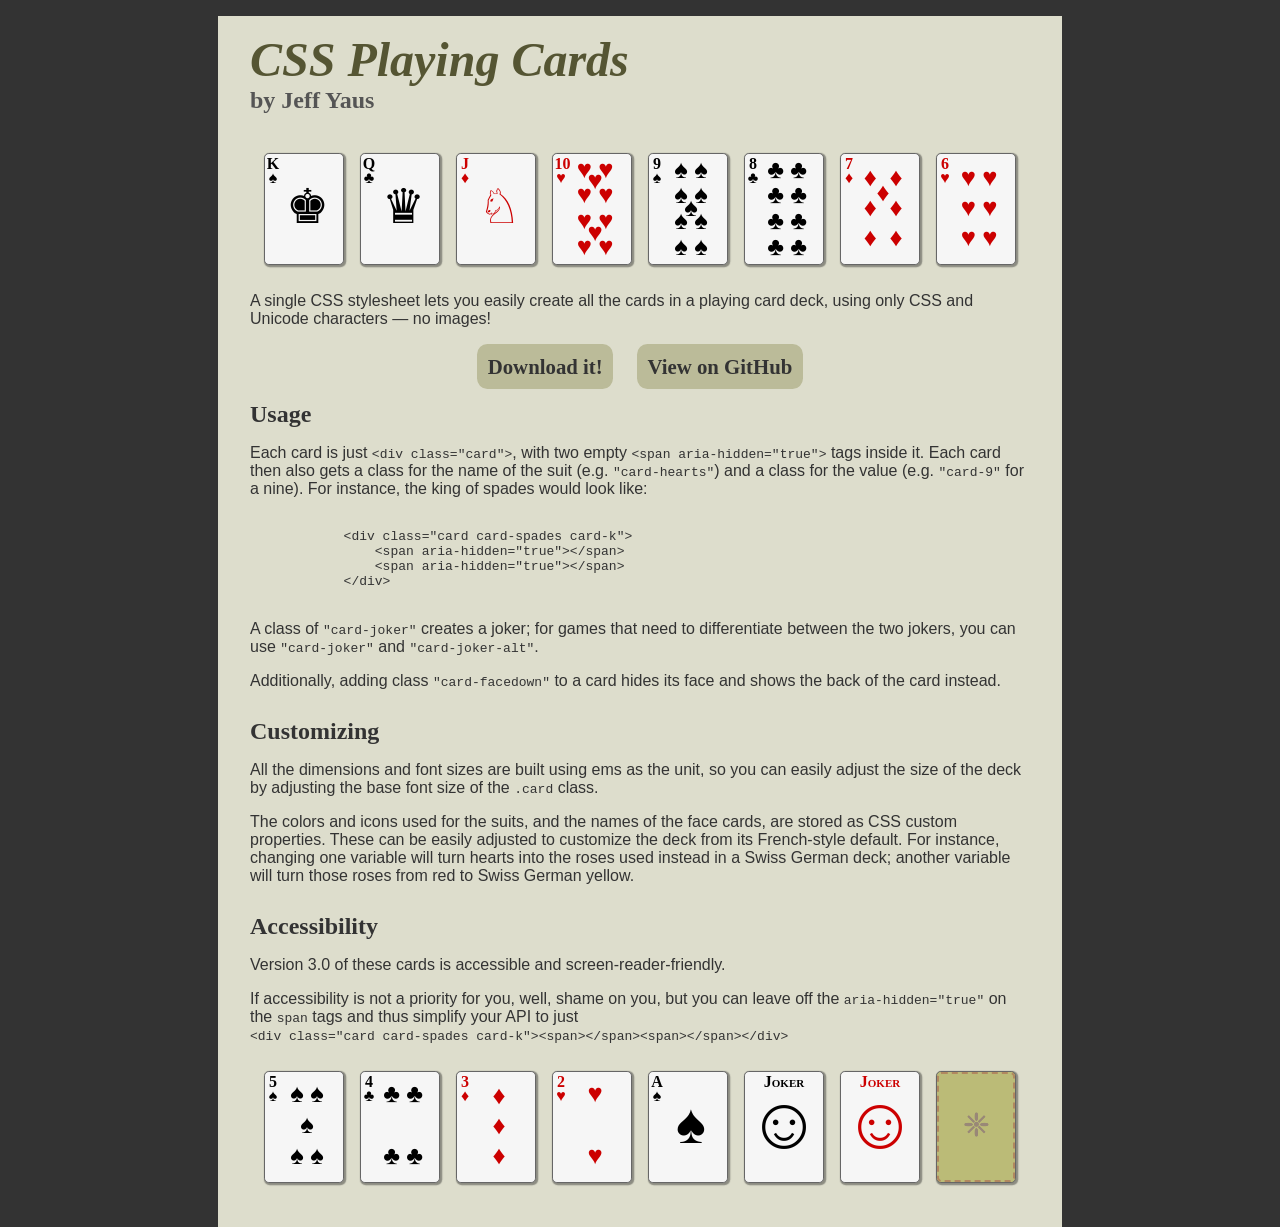
<file: index.html>
<!DOCTYPE html>
<html lang="en-us">
<head>
    <title>CSS Playing Cards, by Jeff Yaus</title>
    <link rel="stylesheet" type="text/css" href="site.css" />
    <link rel="stylesheet" type="text/css" href="cards.css" />
</head>

<body>
    
<div class="main">
    <h1>CSS Playing Cards</h1>
    <h2 class="byline">by Jeff Yaus</h2>

    <div class="cards">
        <div class="card card-spades card-k"><span aria-hidden="true"></span><span aria-hidden="true"></span></div>
        <div class="card card-clubs card-q"><span aria-hidden="true"></span><span aria-hidden="true"></span></div>
        <div class="card card-diamonds card-j"><span aria-hidden="true"></span><span aria-hidden="true"></span></div>
        <div class="card card-hearts card-10"><span aria-hidden="true"></span><span aria-hidden="true"></span></div>
        <div class="card card-spades card-9"><span aria-hidden="true"></span><span aria-hidden="true"></span></div>
        <div class="card card-clubs card-8"><span aria-hidden="true"></span><span aria-hidden="true"></span></div>
        <div class="card card-diamonds card-7"><span aria-hidden="true"></span><span aria-hidden="true"></span></div>
        <div class="card card-hearts card-6"><span aria-hidden="true"></span><span aria-hidden="true"></span></div>
    </div>
 
    <p>
        A single CSS stylesheet lets you easily create all the cards in a playing card deck, using only CSS and Unicode characters &mdash; no images!
    </p>

    <div class="links">
        <a href="https://github.com/jyaus/css-playing-cards/archive/master.zip">Download it!</a>
        <a href="https://github.com/jyaus/css-playing-cards/">View on GitHub</a>
    </div>

    <h2>Usage</h2>
    <p>
        Each card is just <code>&lt;div class="card"&gt;</code>, with two empty <code>&lt;span aria-hidden="true"&gt;</code> tags inside it. 
        Each card then also gets a class for the name of the suit (e.g. <code>"card-hearts"</code>) and a class for the value 
        (e.g. <code>"card-9"</code> for a nine). For instance, the king of spades would look like:
        <pre><code>
            &lt;div class="card card-spades card-k"&gt;
                &lt;span aria-hidden="true"&gt;&lt;/span&gt;
                &lt;span aria-hidden="true"&gt;&lt;/span&gt;
            &lt;/div&gt;
        </code></pre>
    </p>
    <p>
        A class of <code>"card-joker"</code> creates a joker; for games that need to differentiate between the two jokers, 
        you can use <code>"card-joker"</code> and <code>"card-joker-alt"</code>.
    </p>

    <p>
        Additionally, adding class <code>"card-facedown"</code> to a card hides its face and shows the back of the card instead.
    </p>

    <h2>Customizing</h2>
    <p>
        All the dimensions and font sizes are built using ems as the unit, so you can easily adjust the size of the deck by adjusting 
        the base font size of the <code>.card</code> class.
    </p>

    <p>
        The colors and icons used for the suits, and the names of the face cards, are stored as CSS custom properties. 
        These can be easily adjusted to customize the deck from its French-style default. For instance, changing one variable will turn hearts into the 
        roses used instead in a Swiss German deck; another variable will turn those roses from red to Swiss German yellow.
    </p>

    <h2>Accessibility</h2>
    <p>
        Version 3.0 of these cards is accessible and screen-reader-friendly.
    </p>
    <p>
        If accessibility is not a priority for you, well, shame on you,
        but you can leave off the <code>aria-hidden="true"</code> on the <code>span</code> tags and thus simplify your API
        to just <br />
        <code>&lt;div class="card card-spades card-k"&gt;&lt;span&gt;&lt;/span&gt;&lt;span&gt;&lt;/span&gt;&lt;/div&gt;</code>
    </p>

    <div class="cards">
        <div class="card card-spades card-5"><span aria-hidden="true"></span><span aria-hidden="true"></span></div>
        <div class="card card-clubs card-4"><span aria-hidden="true"></span><span aria-hidden="true"></span></div>
        <div class="card card-diamonds card-3"><span aria-hidden="true"></span><span aria-hidden="true"></span></div>
        <div class="card card-hearts card-2"><span aria-hidden="true"></span><span aria-hidden="true"></span></div>
        <div class="card card-spades card-a"><span aria-hidden="true"></span><span aria-hidden="true"></span></div>
        <div class="card card-joker"><span aria-hidden="true"></span><span aria-hidden="true"></span></div>
        <div class="card card-joker-alt"><span aria-hidden="true"></span><span aria-hidden="true"></span></div>
        <div class="card card-hearts card-a card-facedown"><span aria-hidden="true"></span><span aria-hidden="true"></span></div>
    </div>

</body>
</html>
</file>
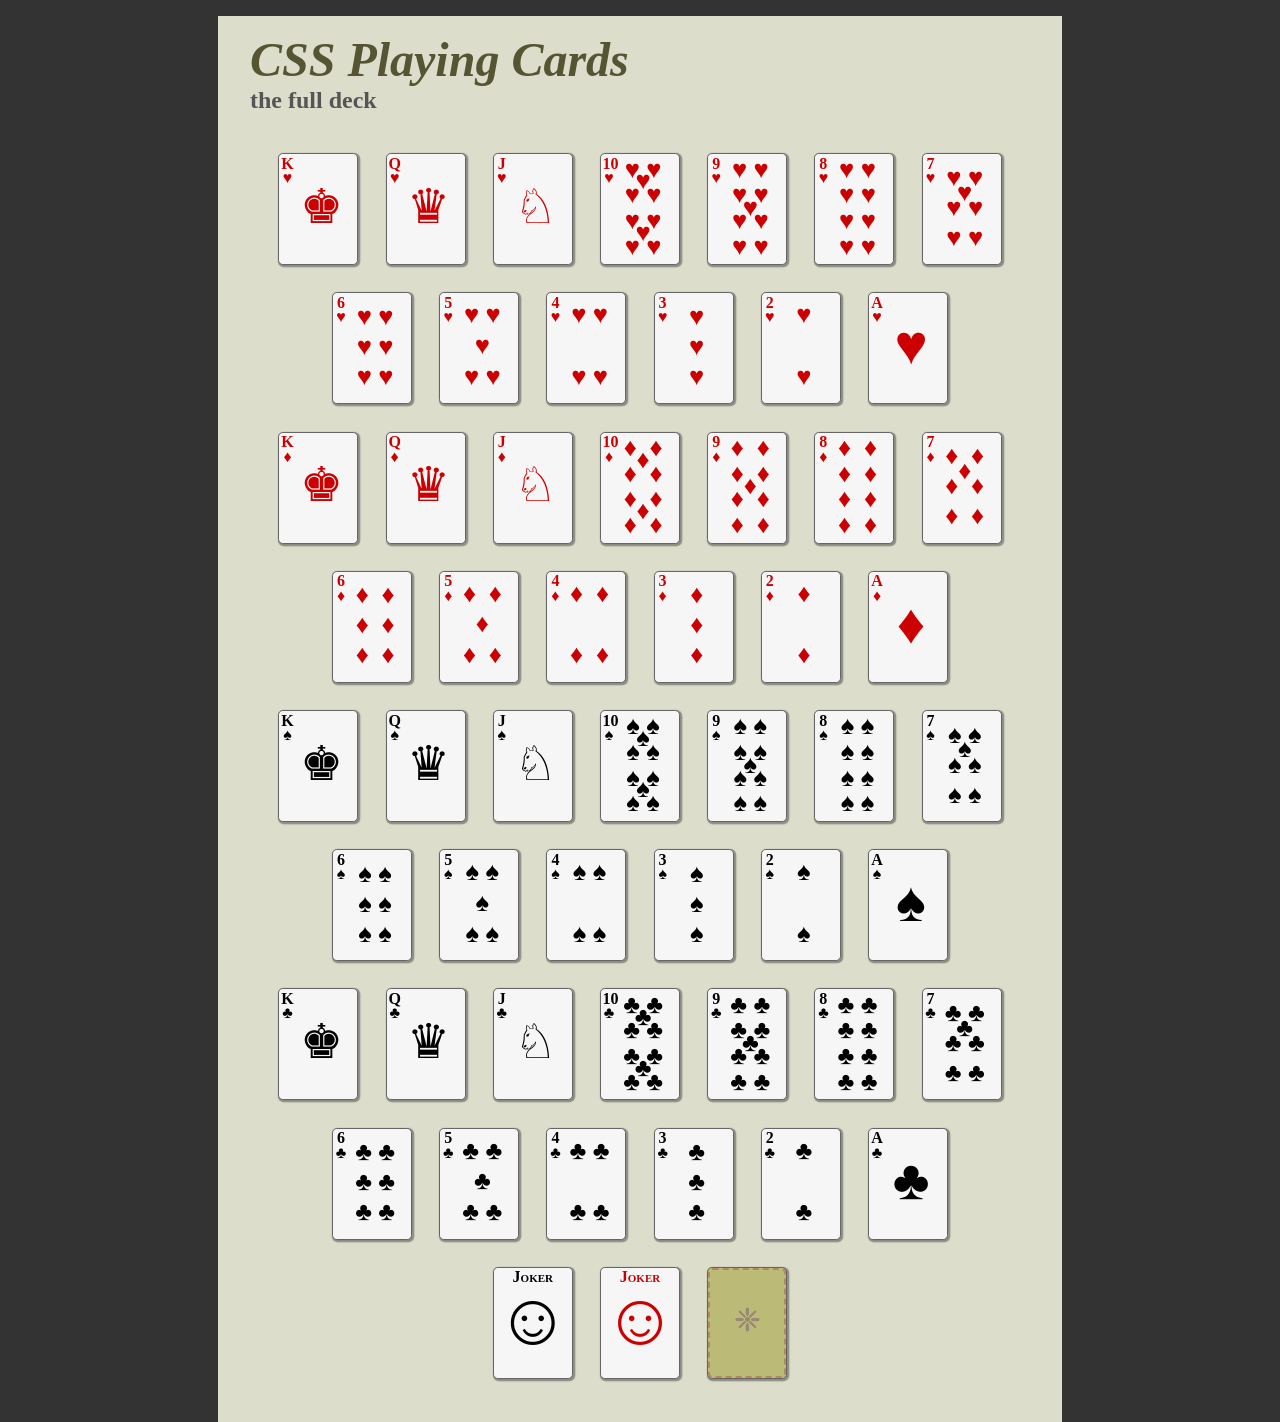
<file: deck.html>
<!DOCTYPE html>
<html lang="en-us">
<head>
    <title>CSS Playing Cards, by Jeff Yaus</title>
    <link rel="stylesheet" type="text/css" href="site.css" />
    <link rel="stylesheet" type="text/css" href="cards.css" />
</head>

<body>
    
<div class="main">
    <h1>CSS Playing Cards</h1>
    <h2 class="byline">the full deck</h2>

    <div class="deck">
        <div class="cards">
            <div class="card card-hearts card-k"><span aria-hidden="true"></span><span aria-hidden="true"></span></div>
            <div class="card card-hearts card-q"><span aria-hidden="true"></span><span aria-hidden="true"></span></div>
            <div class="card card-hearts card-j"><span aria-hidden="true"></span><span aria-hidden="true"></span></div>
            <div class="card card-hearts card-10"><span aria-hidden="true"></span><span aria-hidden="true"></span></div>
            <div class="card card-hearts card-9"><span aria-hidden="true"></span><span aria-hidden="true"></span></div>
            <div class="card card-hearts card-8"><span aria-hidden="true"></span><span aria-hidden="true"></span></div>
            <div class="card card-hearts card-7"><span aria-hidden="true"></span><span aria-hidden="true"></span></div>
            <div class="card card-hearts card-6"><span aria-hidden="true"></span><span aria-hidden="true"></span></div>
            <div class="card card-hearts card-5"><span aria-hidden="true"></span><span aria-hidden="true"></span></div>
            <div class="card card-hearts card-4"><span aria-hidden="true"></span><span aria-hidden="true"></span></div>
            <div class="card card-hearts card-3"><span aria-hidden="true"></span><span aria-hidden="true"></span></div>
            <div class="card card-hearts card-2"><span aria-hidden="true"></span><span aria-hidden="true"></span></div>
            <div class="card card-hearts card-a"><span aria-hidden="true"></span><span aria-hidden="true"></span></div>
        </div>
        <div class="cards">
            <div class="card card-diamonds  card-k"><span aria-hidden="true"></span><span aria-hidden="true"></span></div>
            <div class="card card-diamonds  card-q"><span aria-hidden="true"></span><span aria-hidden="true"></span></div>
            <div class="card card-diamonds  card-j"><span aria-hidden="true"></span><span aria-hidden="true"></span></div>
            <div class="card card-diamonds  card-10"><span aria-hidden="true"></span><span aria-hidden="true"></span></div>
            <div class="card card-diamonds  card-9"><span aria-hidden="true"></span><span aria-hidden="true"></span></div>
            <div class="card card-diamonds  card-8"><span aria-hidden="true"></span><span aria-hidden="true"></span></div>
            <div class="card card-diamonds  card-7"><span aria-hidden="true"></span><span aria-hidden="true"></span></div>
            <div class="card card-diamonds  card-6"><span aria-hidden="true"></span><span aria-hidden="true"></span></div>
            <div class="card card-diamonds  card-5"><span aria-hidden="true"></span><span aria-hidden="true"></span></div>
            <div class="card card-diamonds  card-4"><span aria-hidden="true"></span><span aria-hidden="true"></span></div>
            <div class="card card-diamonds  card-3"><span aria-hidden="true"></span><span aria-hidden="true"></span></div>
            <div class="card card-diamonds  card-2"><span aria-hidden="true"></span><span aria-hidden="true"></span></div>
            <div class="card card-diamonds  card-a"><span aria-hidden="true"></span><span aria-hidden="true"></span></div>
        </div>
        <div class="cards">
            <div class="card card-spades  card-k"><span aria-hidden="true"></span><span aria-hidden="true"></span></div>
            <div class="card card-spades  card-q"><span aria-hidden="true"></span><span aria-hidden="true"></span></div>
            <div class="card card-spades  card-j"><span aria-hidden="true"></span><span aria-hidden="true"></span></div>
            <div class="card card-spades  card-10"><span aria-hidden="true"></span><span aria-hidden="true"></span></div>
            <div class="card card-spades  card-9"><span aria-hidden="true"></span><span aria-hidden="true"></span></div>
            <div class="card card-spades  card-8"><span aria-hidden="true"></span><span aria-hidden="true"></span></div>
            <div class="card card-spades  card-7"><span aria-hidden="true"></span><span aria-hidden="true"></span></div>
            <div class="card card-spades  card-6"><span aria-hidden="true"></span><span aria-hidden="true"></span></div>
            <div class="card card-spades  card-5"><span aria-hidden="true"></span><span aria-hidden="true"></span></div>
            <div class="card card-spades  card-4"><span aria-hidden="true"></span><span aria-hidden="true"></span></div>
            <div class="card card-spades  card-3"><span aria-hidden="true"></span><span aria-hidden="true"></span></div>
            <div class="card card-spades  card-2"><span aria-hidden="true"></span><span aria-hidden="true"></span></div>
            <div class="card card-spades  card-a"><span aria-hidden="true"></span><span aria-hidden="true"></span></div>
        </div>
        <div class="cards">
            <div class="card card-clubs  card-k"><span aria-hidden="true"></span><span aria-hidden="true"></span></div>
            <div class="card card-clubs  card-q"><span aria-hidden="true"></span><span aria-hidden="true"></span></div>
            <div class="card card-clubs  card-j"><span aria-hidden="true"></span><span aria-hidden="true"></span></div>
            <div class="card card-clubs  card-10"><span aria-hidden="true"></span><span aria-hidden="true"></span></div>
            <div class="card card-clubs  card-9"><span aria-hidden="true"></span><span aria-hidden="true"></span></div>
            <div class="card card-clubs  card-8"><span aria-hidden="true"></span><span aria-hidden="true"></span></div>
            <div class="card card-clubs  card-7"><span aria-hidden="true"></span><span aria-hidden="true"></span></div>
            <div class="card card-clubs  card-6"><span aria-hidden="true"></span><span aria-hidden="true"></span></div>
            <div class="card card-clubs  card-5"><span aria-hidden="true"></span><span aria-hidden="true"></span></div>
            <div class="card card-clubs  card-4"><span aria-hidden="true"></span><span aria-hidden="true"></span></div>
            <div class="card card-clubs  card-3"><span aria-hidden="true"></span><span aria-hidden="true"></span></div>
            <div class="card card-clubs  card-2"><span aria-hidden="true"></span><span aria-hidden="true"></span></div>
            <div class="card card-clubs  card-a"><span aria-hidden="true"></span><span aria-hidden="true"></span></div>
        </div>
        <div class="cards">
            <div class="card card-joker"><span aria-hidden="true"></span><span aria-hidden="true"></span></div>
            <div class="card card-joker-alt"><span aria-hidden="true"></span><span aria-hidden="true"></span></div>
            <div class="card card-hearts card-a card-facedown"><span aria-hidden="true"></span><span aria-hidden="true"></span></div>
        </div>
    </div>

</body>
</html>
</file>
<file: site.css>
body {
    background-color: #333;
    margin: 0 auto;
    font-family: sans-serif;
}
.main {
    background: #ddc;
    max-width: 780px;
    margin: 1em auto 0 auto;
    padding: 1em 2em;
    color: #333;
}
h1, h2 {
    font-family: Garamond, 'Times New Roman', 'Times New Roman', serif;
}
h1 {
    margin: 0;
    padding: 0;
    font-style: italic;
    font-weight: bold;
    font-size: 3em;
    color: #553;
}
h2 {
    padding: .5em 0 0 0;
    margin: 0;   
    color: #333;
}
h2.byline {
    margin: 0;
    padding: 0 0 .5em 0;
    color: #555;
}
.cards {
    display: flex;
    justify-content: center;
    gap: 1em;
    flex-wrap: wrap;
    margin: 1.7em 0;
}
.deck .cards {
    gap: 1.7em;
}

.links {
    display: flex;
    justify-content: center;
    gap: 1.5em;
}
.links a {
    display: inline-block;
    padding: .5em;
    background: #bb9;
    font-weight: bold;
    font-family: Garamond, 'Times New Roman', 'Times New Roman', serif;
    font-size: 1.3em;
    color: #333;
    text-decoration: none;
    border-radius: .5em;
}
.links a:hover {
    background-color: #cc9;
}
</file>
<file: cards.css>
/* 
  Deck of CSS Cards
  by Jeff Yaus
  v3.0, released July 2025

  http://jyaus.github.io/css-playing-cards/
*/

.card {
  --card-color-background: #f6f6f6;
  --card-color-facedown-background: #cc9;
  --card-color-facedown-icon: #987;

  --card-color-hearts: #c00;            
  --card-color-diamonds: var(--card-color-hearts); /* for accessibility, some French-style decks use blue diamonds */
  --card-color-spades: #000;            
  --card-color-clubs: var(--card-color-spades);    /* for accessibility, some French-style decks use green clubs */

  --card-border-radius: .3em;

  /* two spaces are necessary after a Unicode character, since these will be concatenated to each other */
  --card-icon-k: "\265A  ";
  --card-icon-q: "\265B  ";
  --card-icon-j: "\2658  ";         /* yeah, the jack looks a little, um, horse-faced */
  --card-icon-joker:    "\263A ";
  --card-icon-facedown: "\2748 ";   /* the icon on the back of the card */

  --card-icon-hearts:   "\2665  ";  /* cups are \2615, roses are \273F */
  --card-icon-diamonds: "\2666  ";  /* coins are \2742, bells are \237E or \1F514 */
  --card-icon-spades:   "\2660  ";  /* swords are \2020 */
  --card-icon-clubs:    "\2663  ";  /* clubs are \2759, acorns are \2766 */

  --card-icon-facedown: "\2748";

  /* text for the face cards and jokers */
  --card-text-k:        "K";
  --card-text-q:        "Q";
  --card-text-j:        "J";
  --card-text-a:        "A";
  --card-text-joker:    "Joker";
  --card-a11y-joker-alt: "(One-Color)"; /* visually hidden text to distinguish the second joker */
  --card-text-facedown: "Card facedown";

  /* accessible text for the names of the suits */
  --card-text-hearts:   " of hearts";
  --card-text-diamonds: " of diamonds";
  --card-text-spades:   " of spades";
  --card-text-clubs:    " of clubs";
}

.card {
  box-sizing: border-box;
  display: block;
  position: relative;
  overflow: hidden;
  width: 5em;
  height: 7em;
  background-color: #f6f6f6;
  font-family: Times, serif;
  border: .07em solid #666;
  border-radius: var(--card-border-radius);
  overflow: hidden;
  box-shadow: 0.07em 0.07em 0.07em 0.07em rgba(20, 20, 20, 0.4);
}
.card.card-hearts {
  --card-icon-suit: var(--card-icon-hearts);
}
.card.card-diamonds {
  --card-icon-suit: var(--card-icon-diamonds);
}
.card.card-spades {
  --card-icon-suit: var(--card-icon-spades);
}
.card.card-clubs {
  --card-icon-suit: var(--card-icon-clubs);
}

.card::before {
  /* rank letter */
  position: absolute;
  display: block;
  width: .8em;
  padding: .1em .2em 0 .1em;
  font-size: 1em;
  font-weight: bold;
  text-align: center;
  line-height: 1em;
}
.card::after {
  position: absolute;
  clip: rect(0 0 0 0); 
  clip-path: inset(50%);
  height: 1px;
  overflow: hidden;
  color: transparent;
  white-space: nowrap; 
  width: 1px;
}

.card span {
  position: absolute;
  top: 0;
  bottom: 0;
  left: 25%;
  right: 17%;
  display: flex;
  justify-content: center;
  align-items: center;
}
.card span:before {
  /* main icons */
  display: block;
  font-size: 1.6em;
  text-align: center;
  margin-top: -.1em;
}
.card span::after {
  /* main icons, center column */
  content: "";
  position: absolute;
  left: 50%;
  transform: translateX(-50%);
  display: flex;
  flex-direction: column;
  justify-content: center;
  align-items: center;
  width: 1em;
  font-size: 1.6em;
  text-align: center;
}

.card span:last-of-type::before {
  display: none;
  content: "";
}
.card span:last-of-type::after {
  /* top left icon for the suit */
  position: absolute;
  content: "";
  inset: unset;
  top: 1em;
  right: 90%;
  display: block;
  text-align: center;
  font-size: initial;
  line-height: 1em;
}

/* suit colors */
.card-hearts::before,
.card-hearts span {
  color: var(--card-color-hearts);
}
.card-diamonds::before,
.card-diamonds span {
  color: var(--card-color-diamonds);
}
.card-clubs::before,
.card-clubs span {
  color: var(--card-color-clubs);
}
.card-spades::before,
.card-spades span {
  color: var(--card-color-spades);
}

/* text of rank at top left */
.card-k::before {
  content: var(--card-text-k);
}
.card-q::before {
  content: var(--card-text-q);
}
.card-j::before {
  content: var(--card-text-j);
}
.card-10::before {
  content: "10";
}
.card-9::before {
  content: "9";
}
.card-8::before {
  content: "8";
}
.card-7::before {
  content: "7";
}
.card-6::before {
  content: "6";
}
.card-5::before {
  content: "5";
}
.card-4::before {
  content: "4";
}
.card-3::before {
  content: "3";
}
.card-2::before {
  content: "2";
}
.card-a::before {
  content: var(--card-text-a);
}

/* accessible text of the suit */
.card-hearts::after {
  content: var(--card-text-hearts);
}
.card-diamonds::after {
  content: var(--card-text-diamonds);
}
.card-clubs::after {
  content: var(--card-text-clubs);
}
.card-spades::after {
  content: var(--card-text-spades);
}

/* suit icon at top left */
.card-hearts span:last-of-type::after {
  content: var(--card-icon-hearts);
}
.card-diamonds span:last-of-type::after {
  content: var(--card-icon-diamonds);
}
.card-clubs span:last-of-type::after {
  content: var(--card-icon-clubs);
}
.card-spades span:last-of-type::after {
  content: var(--card-icon-spades);
}

/* center of card - font sizes and layout */
.card-k span:before,
.card-q span:before,
.card-j span:before {
  font-size: 3em;
  line-height: 2em;
}
.card-a span:before {
  font-size: 3.5em;
  line-height: 1.3em;
}
.card-10 span:before,
.card-9 span:before,
.card-8 span:before {
  line-height: 1em;
}
.card-5 span:before,
.card-4 span:before,
.card-2 span:before {
  margin-top: -0.2em;
  line-height: 2.4em;
}
.card-3 span:before,
.card-2 span:before {
  width: 1em;
}

.card-10 span:first-of-type::after {
  margin-top: -.2em;
  line-height: 2em;
}
.card-9 span:first-of-type::after {
  margin-top: -.1em;
}
.card-7 span:first-of-type::after {
  margin-top: -1.3em;
}
.card-5 span:first-of-type::after {
  margin-top: -.2em;
}

.card-diamonds {
  word-spacing: 0.4em; /* diamonds are visible narrower than the other suits, so spacing them out a little */
}

.card-joker span:before,
.card-joker-alt span:before {
  font-size: 4.6em;
}
.card-joker span,
.card-joker-alt span,
.card-facedown span {
  left: 0;
  right: 0;
}

/* center - suit icons */
.card-k span::before {
  content: var(--card-icon-k);
}
.card-q span::before {
  content: var(--card-icon-q);
}
.card-j span::before {
  content: var(--card-icon-j);
}
.card-10 span:first-of-type::after {
  content: var(--card-icon-suit) var(--card-icon-suit);
}
.card-9 span::after {
  content: var(--card-icon-suit);
}
.card-10 span::before,
.card-9 span::before,
.card-8 span::before {
  content: var(--card-icon-suit) var(--card-icon-suit) var(--card-icon-suit) var(--card-icon-suit) var(--card-icon-suit) var(--card-icon-suit) var(--card-icon-suit) var(--card-icon-suit);
}
.card-7 span::after {
  content: var(--card-icon-suit);
}
.card-7 span::before,
.card-6 span::before {
  content: var(--card-icon-suit) var(--card-icon-suit) var(--card-icon-suit) var(--card-icon-suit) var(--card-icon-suit) var(--card-icon-suit);
}
.card-5 span::after {
  content: var(--card-icon-suit);
}
.card-5 span::before,
.card-4 span::before {
  content: var(--card-icon-suit) var(--card-icon-suit) var(--card-icon-suit)var(--card-icon-suit);
}
.card-3 span::before {
  content: var(--card-icon-suit) var(--card-icon-suit) var(--card-icon-suit);
}
.card-2 span::before {
  content: var(--card-icon-suit) var(--card-icon-suit);
}
.card-a span::before {
  content: var(--card-icon-suit);
}

/* jokers */
.card-joker::before,
.card-joker-alt::before {
  width: 100%;
  padding-left: 0;
  padding-right: 0;
  text-align: center;
  font-variant: small-caps;
  color: var(--card-color-spades);
  content: var(--card-text-joker);
}
.card-joker-alt::after {
  content: var(--card-a11y-joker-alt);
}
.card-joker > span::before,
.card-joker-alt > span::before {
  display: block;
  color: var(--card-color-spades);
  content: var(--card-icon-joker);
}
.card-joker-alt::before,
.card-joker-alt span::before {
  color: var(--card-color-diamonds);
}

/* facedown cards */
.card.card-facedown {
  background-color: #bbbb77;
}
.card.card-facedown::before {
  content: var(--card-text-facedown);
  color: transparent;
}
.card.card-facedown::after {
  content: "";
}
.card.card-facedown.card-facedown span::before {
  content: var(--card-icon-facedown);
  position: absolute;
  z-index: 2;
  inset: 0;
  color: #998877;
  display: flex;
  flex-direction: column;
  justify-content: center;
  font-size: 2em;
}
.card.card-facedown.card-facedown span::after {
  content: "";
  display: flex;
  inset: 0;
  transform: none;
  width: auto;
  background-color: #bbbb77;
  border-radius: var(--card-border-radius);
  font-size: 1em;
  line-height: 5em;
  text-align: center;
  color: #998877;
  border: 0.15em dashed #b1885f;
}
</file>
